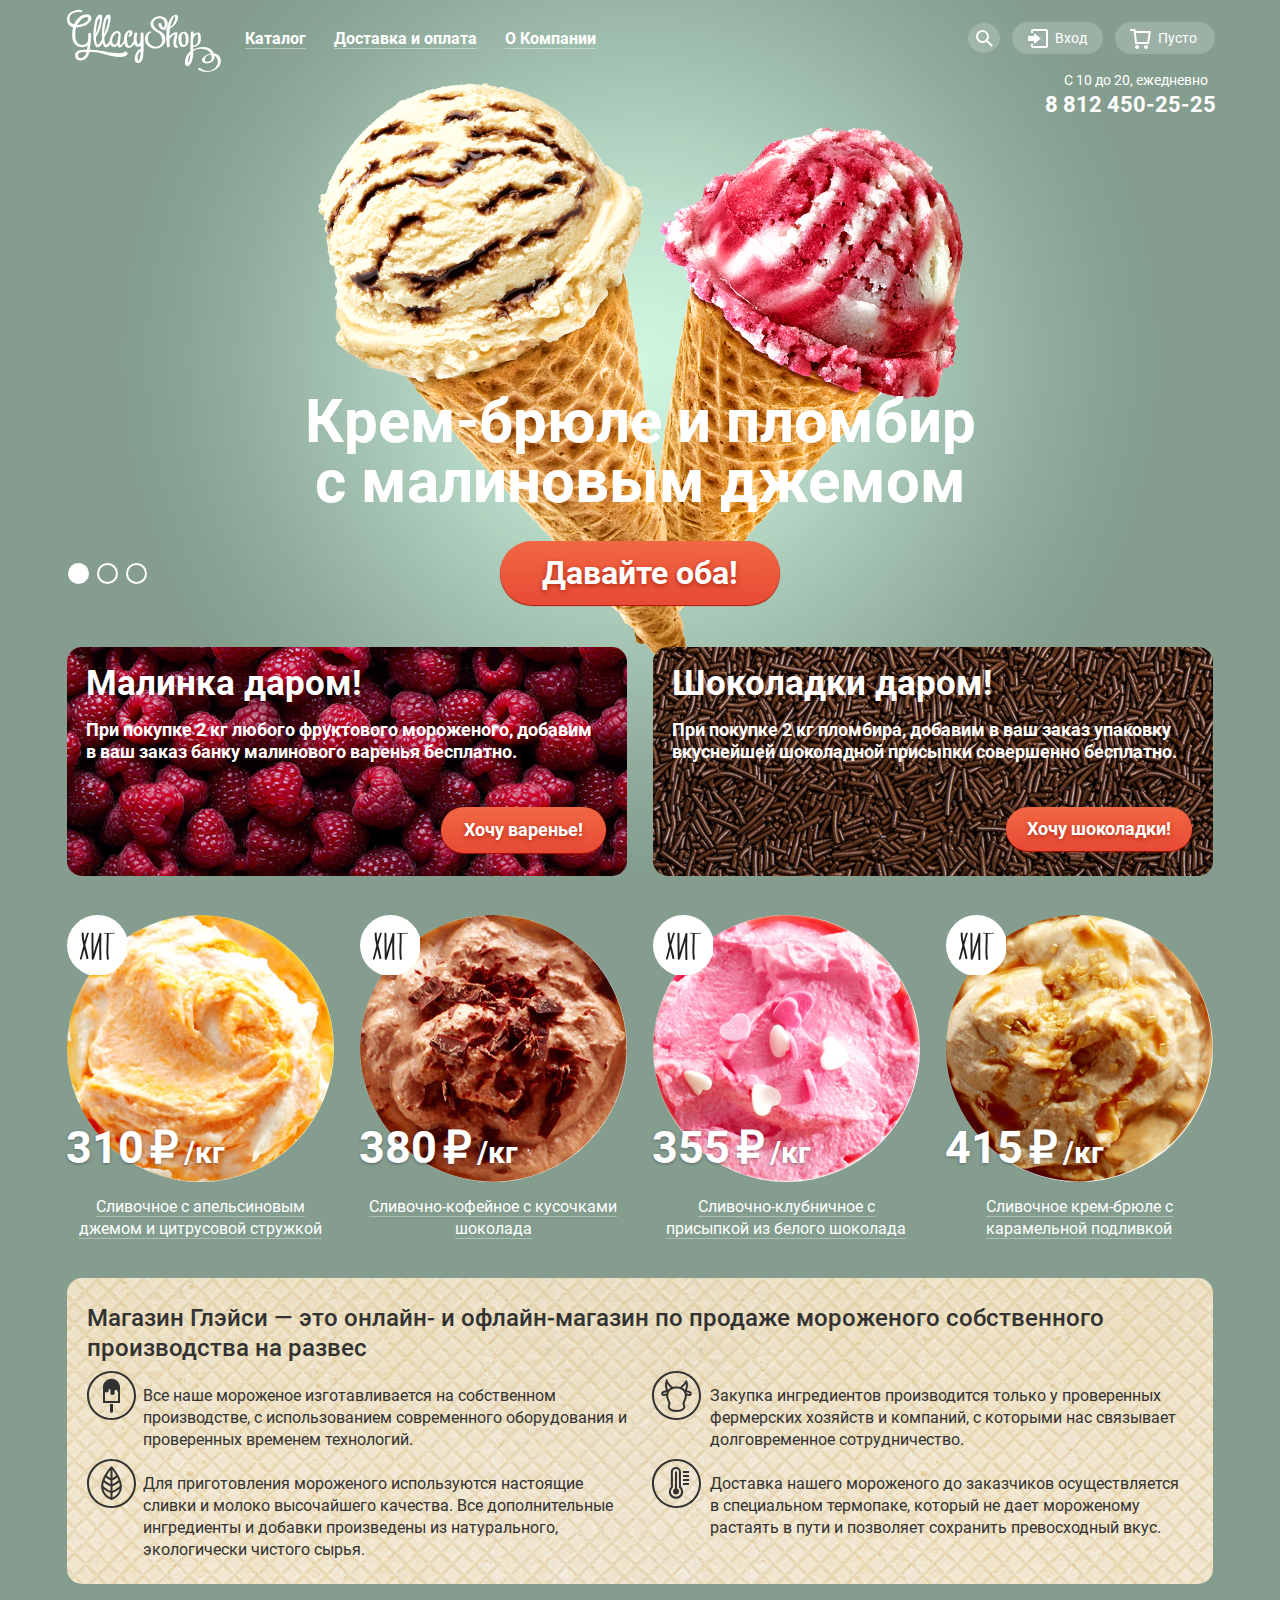
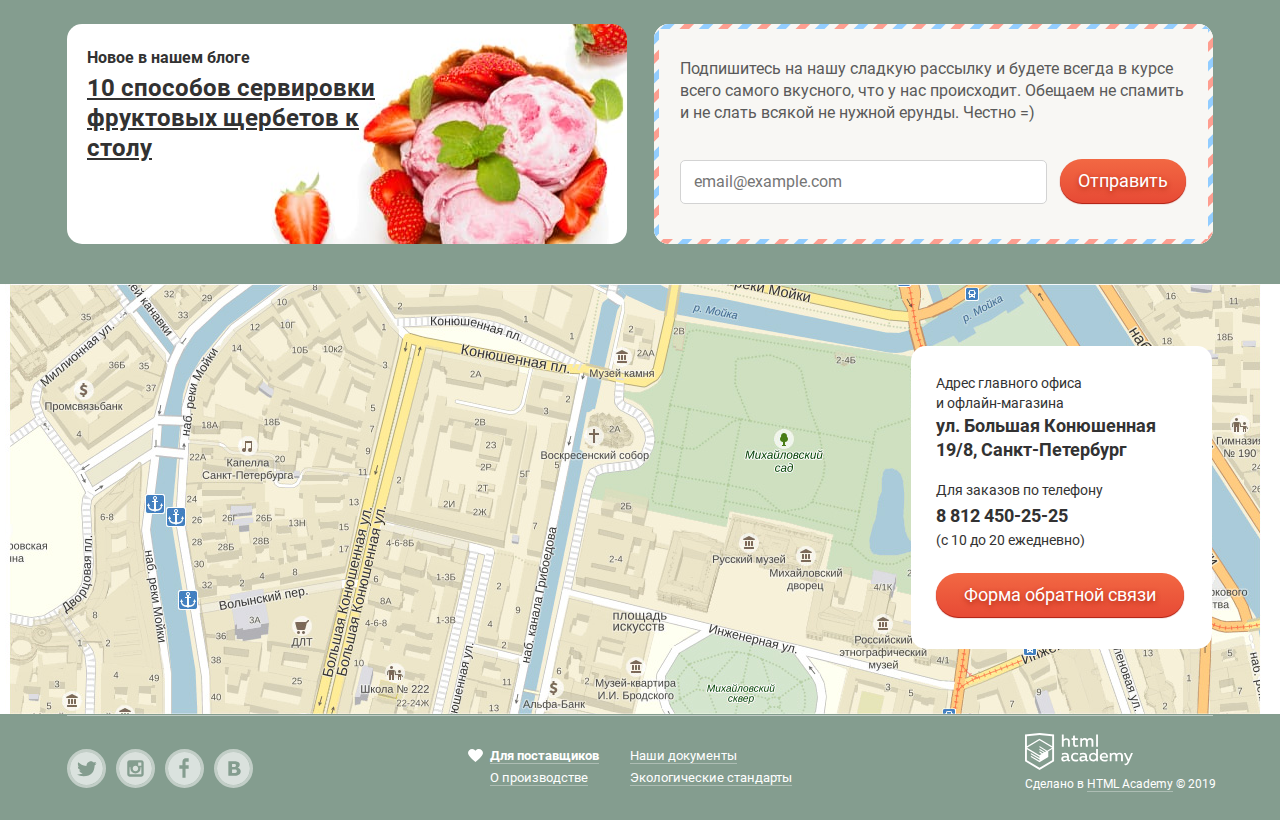
<file: index.html>
<!DOCTYPE html>
<html lang="ru">
  <head>
    <meta charset="utf-8">
    <title>HTML Academy: Глейси</title>
    <link rel="stylesheet" href="css/normalize.css">
    <link rel="stylesheet" href="css/style.min.css">
  </head>
  <body>

    <input class="visually-hidden" type="radio" id="product-1" name="toggle" checked>
    <input class="visually-hidden" type="radio" id="product-2" name="toggle">
    <input class="visually-hidden" type="radio" id="product-3" name="toggle">

    <div class="site-wrapper">

      <header class="main-header">
        <h1 class="visually-hidden">Магазин мороженого Глейси.</h1>
        <nav class="main-navigation">
          <a  class="main-header-logo">
            <img src="img/logo.svg" width="154" height="64" alt="Логотип магазина мороженного Глейси">
          </a>
          <div class="navigation-container">
            <ul class="site-navigation">
              <li class="navigation-item catalog-item"><a href="catalog.html"><span class="navigation-label">Каталог</span></a>
                <ul class="subnavigation">
                  <li class="subnavigation-item"><p>Новинки</p></li>
                  <li class="subnavigation-item"><a href="catalog.html">Сливочное</a></li>
                  <li class="subnavigation-item"><a href="#">Щербеты</a></li>
                  <li class="subnavigation-item"><a href="#">Фруктовый лед</a></li>
                  <li class="subnavigation-item"><a href="#">Мелорин</a></li>
                </ul>
              </li>
              <li class="navigation-item"><a href="#"><span class="navigation-label">Доставка и оплата</span></a></li>
              <li class="navigation-item"><a href="#"><span class="navigation-label">О Компании</span></a></li>
            </ul>
            <ul class="user-navigation">
              <li class="search-panel">
                <a class="search-button" href="#">
                  <span class="visually-hidden">Найти</span>
                  <svg xmlns="http://www.w3.org/2000/svg" xmlns:xlink="http://www.w3.org/1999/xlink" width="17" height="17" aria-label="Кнопка поиска" viewBox="0 0 17 17"><path fill="#FFF" d="M16.958 15.527L11.75 10.32A6.455 6.455 0 0 0 13 6.5 6.5 6.5 0 1 0 6.5 13a6.465 6.465 0 0 0 3.839-1.263l5.205 5.204 1.414-1.414zM6.5 11C4.019 11 2 8.981 2 6.5S4.019 2 6.5 2 11 4.019 11 6.5 8.981 11 6.5 11z"/></svg>
                </a>
                <div class="search-field">
                  <h2 class="visually-hidden">Поиск</h2>
                  <form name="search" method="post" action="https://echo.htmlacademy.ru">
                    <input type="search" name="search-text" placeholder="Что ищем?" aria-label="Поиск по сайту">
                  </form>
                </div>
              </li>
              <li class="login">
                <a class="login-button" href="#">Вход</a>
                <div class="login-form">
                  <h2 class="visually-hidden">Личный кабинет</h2>
                  <form name="login" method="post" action="https://echo.htmlacademy.ru">
                    <p class="login-item">
                      <label for="login-email" class="visually-hidden">Электронная почта</label>
                      <input type="email" name="login-email" id="login-email" placeholder="Электронная почта" required>
                    </p>
                    <p class="login-item">
                      <label for="login-password" class="visually-hidden">Пароль</label>
                      <input type="password" name="login-password" id="login-password" placeholder="Пароль" required>
                    </p>
                    <div class="links-wrapper">
                      <p class="links">
                        <a href="#" class="login-form-forgot">Забыли пароль?</a>
                        <a href="#" class="login-form-sin-up">Новая регистрация</a>
                      </p>
                      <button class="button login" type="submit">Войти</button>
                    </div>
                  </form>
                </div>
              </li>
              <li class="cart empty-cart">
                <a class="cart-button" href="#">Пусто</a>
              </li>
            </ul>
          </div>
        </nav>
      </header>

      <main>
        <div class="container">
          <section class="common-information">
            <h2 class="visually-hidden">Информация для клиентов</h2>
            <div class="user-info no-breadcrumbs">
              <div class="main-contacts"  aria-label="График работы и телефон магазина">
                <p> С 10 до 20, ежедневно </p>
                <p>
                  <a href="tel:+78124502525" aria-label="Телефон магазина"> 8 812 450-25-25</a>
                </p>
              </div>
            </div>
            <h1 class="visually-hidden">Интернет-магазин мороженого "Глейси"</h1>
            <section class="slider">
              <div class="slider-controls" aria-label="Управление слайдами">
                <label for="product-1">Первый</label>
                <label for="product-2">Второй</label>
                <label for="product-3">Третий</label>
              </div>
              <ul class="slider-list" aria-label="Слайды">
                <li class="slider-item slide" id="slide1">
                  <h3 class="slide-title">Крем-брюле и пломбир с малиновым джемом</h3>
                  <a class="button slide-button" href="#">Давайте оба!</a>
                </li>
                <li class="slider-item slide" id="slide2">
                  <h3 class="slide-title">Шоколадный пломбир и лимонный сорбет</h3>
                  <a class="button slide-button" href="#">Давайте оба!</a>
                </li>
                <li class="slider-item slide" id="slide3">
                  <h3 class="slide-title">Пломбир с помадкой и клубничный щербет</h3>
                  <a class="button slide-button" href="#">Давайте оба!</a>
                </li>
              </ul>
            </section>
          </section>
          <section class="special-offer">
            <div class="special-offer-raspberries" aria-label="Первое специальное предложение">
              <p class="offer-lead">Малинка даром!</p>
              <p>При покупке 2 кг любого фруктового мороженого, добавим в ваш заказ банку малинового варенья бесплатно.</p>
              <a href="#" class="button">Хочу варенье!</a>
            </div>
            <div class="special-offer-chocolate">
              <p class="offer-lead">Шоколадки даром!</p>
              <p>При покупке 2 кг пломбира, добавим в ваш заказ упаковку вкуснейшей шоколадной присыпки совершенно бесплатно.</p>
              <a href="#" class="button want-chocolate">Хочу шоколадки!</a>
            </div>
          </section>
          <section class="hits">
            <ul class="catalog">
              <li class="ice-cream-card best-offers">
                <img class="ice-cream-img" src="img/ice-cream_orange.jpg" width="267" height="267" alt="Сливочное с апельсиновым джемом и цитрусовой стружкой мороженое">
                <p class="price">
                  <span class="value">310 &#8381;</span>
                  <span class="weight">/кг</span>
                </p>
                <p class="description"><a href="#">Сливочное с апельсиновым джемом и цитрусовой стружкой</a></p>
                <a class="button fast-view" href="#">Быстрый просмотр</a>
              </li>
              <li class="ice-cream-card best-offers">
                <img class="ice-cream-img" src="img/ice-cream_coffee.jpg" width="267" height="267" alt="Сливочно-кофейное с кусочками шоколада мороженое">
                <p class="price">
                  <span class="value">380 &#8381;</span>
                  <span class="weight">/кг</span>
                </p>
                <p class="description"><a href="#">Сливочно-кофейное с кусочками шоколада</a></p>
                <a class="button fast-view" href="#">Быстрый просмотр</a>
              </li>
              <li class="ice-cream-card best-offers">
                <img class="ice-cream-img" src="img/ice-cream_strawberry.jpg" width="267" height="267" alt="Сливочно-клубничное с присыпкой из белого шоколада мороженое">
                <p class="price">
                  <span class="value">355 &#8381;</span>
                  <span class="weight">/кг</span>
                </p>
                <p class="description"><a href="#">Сливочно-клубничное с присыпкой из белого шоколада</a></p>
                <a class="button fast-view" href="#">Быстрый просмотр</a>
              </li>
              <li class="ice-cream-card best-offers">
                <img class="ice-cream-img" src="img/ice-cream_cream.jpg" width="267" height="267" alt="Сливочное крем-брюле с карамельной подливкой мороженое">
                <p class="price">
                  <span class="value">415 &#8381;</span>
                  <span class="weight">/кг</span>
                </p>
                <p class="description"><a href="#">Сливочное крем-брюле с карамельной подливкой</a></p>
                <a class="button fast-view" href="#">Быстрый просмотр</a>
              </li>
            </ul>
          </section>
          <section class="advantages">
            <h2 class="visually-hidden">Наши преимущества</h2>
            <p class="advantages-lead">Магазин Глэйси — это онлайн- и офлайн-магазин по продаже мороженого собственного производства на развес</p>
            <ul class="advantages-list">
              <li class="first">
                <p>Все наше мороженое изготавливается на собственном производстве, с использованием современного оборудования и проверенных временем технологий.</p>
              </li>
              <li class="second">
                <p>Закупка ингредиентов  производится только у проверенных фермерских хозяйств и компаний, с которыми нас связывает долговременное сотрудничество.</p>
              </li>
              <li class="third">
                <p>Для приготовления мороженого используются настоящие сливки и молоко высочайшего качества. Все дополнительные ингредиенты и добавки произведены из натурального, экологически чистого сырья.</p>
              </li>
              <li class="fourth">
                <p>Доставка нашего мороженого до заказчиков осуществляется в специальном термопаке, который не дает мороженому растаять в пути и позволяет сохранить превосходный вкус.</p>
              </li>
            </ul>
          </section>
          <section class="useful-information">
            <h2 class="visually-hidden">Полезная информация</h2>
            <article class="news">
              <h3>Новое в нашем блоге</h3>
              <a class="more-information" href="#">10  способов сервировки фруктовых щербетов к столу</a>
            </article>
            <div class="subscribe-form">
              <p>Подпишитесь на нашу сладкую рассылку и будете всегда в курсе всего самого вкусного, что у нас происходит. Обещаем не спамить и не слать всякой не нужной ерунды. Честно =)</p>
              <form action="https://echo.htmlacademy.ru" name="subscribe" method="post">
                <label class="visually-hidden" for="subscribe-email">Электронная почта</label>
                <input type="email" name="subscribe-email" id="subscribe-email" placeholder="email@example.com" required>
                <button class="button subscribe-button" type="submit" name="subscribe-submit">Отправить</button>
              </form>
            </div>
          </section>
        </div>
        <section class="map">
          <h2 class="visually-hidden">Как нас найти</h2>
          <div class="map-inner">
            <iframe src="https://www.google.com/maps/embed?pb=!1m18!1m12!1m3!1d1998.598942412403!2d30.320894616187918!3d59.938796869047835!2m3!1f0!2f0!3f0!3m2!1i1024!2i768!4f13.1!3m3!1m2!1s0x4696310fca5ba729%3A0xea9c53d4493c879f!2z0JHQvtC70YzRiNCw0Y8g0JrQvtC90Y7RiNC10L3QvdCw0Y8g0YPQuy4sIDE5LCDQodCw0L3QutGCLdCf0LXRgtC10YDQsdGD0YDQsywgMTkxMTg2!5e0!3m2!1sru!2sru!4v1511716025084"  height="430" style="border:0; width:100%;" allowfullscreen></iframe>
          </div>
          <div class="map-wrapper">
            <div class="map-legend">
              <p class="map-legend-address">
                Адрес главного офиса <br> и офлайн-магазина
                <strong>ул. Большая Конюшенная 19/8, Санкт-Петербург</strong>
              </p>
              <p class="map-legend-contacts">
                Для заказов по телефону
                <a href="tel:+78124502525"> 8 812 450-25-25</a>
                (с 10 до 20 ежедневно)
              </p>
              <a class="button callback-form-button" href="feedback.html">Форма обратной связи</a>
            </div>
          </div>
        </section>
      </main>

      <footer class="main-footer">
        <div class="social-wrapper">
          <ul class="footer-social">
            <li class="twitter">
              <a class="social-button" href="#" aria-label="Twitter">
                <span class="social twitter visually-hidden">Twitter</span>
                <svg xmlns="http://www.w3.org/2000/svg" width="34" height="34" viewBox="0 0 33 33"><path class="icon-path" d="M16 0C7.164 0 0 7.164 0 16c0 8.837 7.164 16 16 16 8.837 0 16-7.163 16-16 0-8.836-7.163-16-16-16zm7.944 12.809c-.251 6.516-3.463 10.832-10.992 10.702h-.486c-.447 0-4.543-.443-5.344-1.823 2.479.19 4.247-.406 5.12-1.136-1.048-.289-2.923-.461-3.251-2.848.384.104.618.221 1.299.113-1.307-.824-2.758-1.519-2.679-3.643.311.317 1.164.518 1.46.457-.768-.233-2.149-3.244-.974-4.781 1.984 1.79 4.075 3.482 7.804 3.643.227-2.214 1.24-3.699 3.168-4.325 1.84-.479 3.255.26 3.901 1.138.737-.224 1.453-.466 2.193-.685-.004.833-.569 1.463-.935 1.709.747.165 1.423-.475 1.423-.475-.184.963-1.094 1.725-1.707 1.954z"/></svg>
              </a>
            </li>
            <li class="insta">
              <a class="social-button" href="#" aria-label="Instagram">
                <span class="social insta visually-hidden">Instagramm</span>
                <svg xmlns="http://www.w3.org/2000/svg" width="34" height="34" viewBox="0 0 33 33"><g class="icon-path"><path d="M20.916 16a4.938 4.938 0 1 1-9.877 0c0-.394.051-.773.138-1.14h-.897v6.838h11.396V14.86h-.897c.086.367.137.746.137 1.14z"/><path d="M15.978 18.659c1.466 0 2.659-1.193 2.659-2.659s-1.193-2.659-2.659-2.659c-1.466 0-2.659 1.193-2.659 2.659s1.192 2.659 2.659 2.659zM18.637 10.302h3.039v3.039h-3.039z"/><path d="M16 0C7.164 0 0 7.164 0 16c0 8.837 7.164 16 16 16 8.837 0 16-7.163 16-16 0-8.836-7.163-16-16-16zm7.955 21.698a2.285 2.285 0 0 1-2.279 2.279H10.279A2.285 2.285 0 0 1 8 21.698V10.302a2.286 2.286 0 0 1 2.279-2.279h11.396a2.286 2.286 0 0 1 2.279 2.279v11.396z"/></g></svg>
              </a>
            </li>
            <li class="fb">
              <a class="social-button" href="#" aria-label="Facebook">
                <span class="social facebook visually-hidden">Facebook</span>
                <svg xmlns="http://www.w3.org/2000/svg" width="34" height="34" viewBox="0 0 33 33"><path class="icon-path" d="M16 0C7.164 0 0 7.163 0 16s7.164 16 16 16c8.837 0 16-7.164 16-16S24.837 0 16 0zm4.062 9.455h-3.021v3.444h3.021v3.445h-3.021v8.61H14.02v-8.61H11v-3.445h3.021V9.455c0-1.902 1.353-3.445 3.021-3.445h3.021v3.445z"/></svg>
              </a>
            </li>
            <li class="vk">
              <a class="social-button" href="#" aria-label="Vkontakte">
                <span class="social vk visually-hidden">Вконтакте</span>
                <svg xmlns="http://www.w3.org/2000/svg" width="34" height="34" viewBox="0 0 33 33"><g class="icon-path"><path d="M16.637 14.495c.402-.019.719-.082.951-.188.326-.145.54-.33.641-.559.101-.229.15-.496.15-.797 0-.232-.058-.465-.174-.697-.116-.232-.322-.405-.617-.517-.264-.1-.592-.155-.984-.165a76.242 76.242 0 0 0-1.652-.014h-.339v2.965h.565c.571 0 1.057-.009 1.459-.028zM18.118 17.084c-.282-.081-.672-.125-1.166-.132a127.97 127.97 0 0 0-1.55-.009h-.79v3.493h.264c1.014 0 1.74-.003 2.18-.009a3.2 3.2 0 0 0 1.212-.245c.377-.157.633-.364.774-.625s.214-.562.214-.9c0-.446-.088-.788-.261-1.03-.17-.241-.464-.423-.877-.543z"/><path d="M16 0C7.164 0 0 7.164 0 16c0 8.837 7.164 16 16 16 8.837 0 16-7.163 16-16 0-8.836-7.163-16-16-16zm6.602 20.531a3.73 3.73 0 0 1-1.124 1.327c-.552.415-1.161.71-1.823.886s-1.501.264-2.519.264h-6.121V8.987h5.443c1.13 0 1.957.038 2.48.113a5.126 5.126 0 0 1 1.561.5c.533.27.929.632 1.189 1.087.26.455.392.975.392 1.558 0 .678-.179 1.278-.536 1.795-.358.518-.863.92-1.517 1.208v.075c.917.182 1.642.559 2.179 1.13.537.571.807 1.325.807 2.261 0 .678-.138 1.283-.411 1.817z"/></g></svg>
              </a>
            </li>
          </ul>
        </div>
        <div class="documents-wrapper">
          <ul class="footer-documents left">
            <li><a class="bold-href" href="#">Для поставщиков</a></li>
            <li><a href="#">О производстве</a></li>
          </ul>
          <ul class="footer-documents right">
            <li><a href="#">Наши документы</a></li>
            <li><a href="#">Экологические стандарты</a></li>
          </ul>
        </div>
        <div class="footer-copyright">
          <a class="logo-href" href="https://htmlacademy.ru/intensive/htmlcss" target="_blank"><img src="img/logo-htmlacademy.svg" width="108" height="39" alt="Логотип HTML academy"></a>
          <p>Сделано в <a class="copyright" href="https://htmlacademy.ru/intensive/htmlcss">HTML Academy</a> &copy; 2019</p>
        </div>
      </footer>

    </div>

    <div class="modal-mask">
      <section class="modal modal-callback">
        <h2>Мы обязательно вам ответим!</h2>
        <form class="callback" name="callback" method="post" action="https://echo.htmlacademy.ru">
          <p class="callback-item">
            <label for="callback-name" class="visually-hidden">Как вас зовут?</label>
            <input type="text" name="callback-name" id="callback-name" placeholder="Имя Фамилия">
          </p>
          <p class="callback-item">
            <label for="callback-email" class="visually-hidden">Ваша почта для ответа?</label>
            <input type="email" name="callback-email" id="callback-email" placeholder="email@example.com" aria-label="Ваш e-mail">
          </p>
          <textarea name="callback-message" rows="8" cols="80" placeholder="В свободной форме"></textarea>
          <button class="button callback-submit" type="submit">Отправить</button>
        </form>
        <button class="modal-close" type="button">Закрыть</button>
      </section>
    </div>

   <script src="js/script.min.js"></script>
  </body>
</html>
</file>
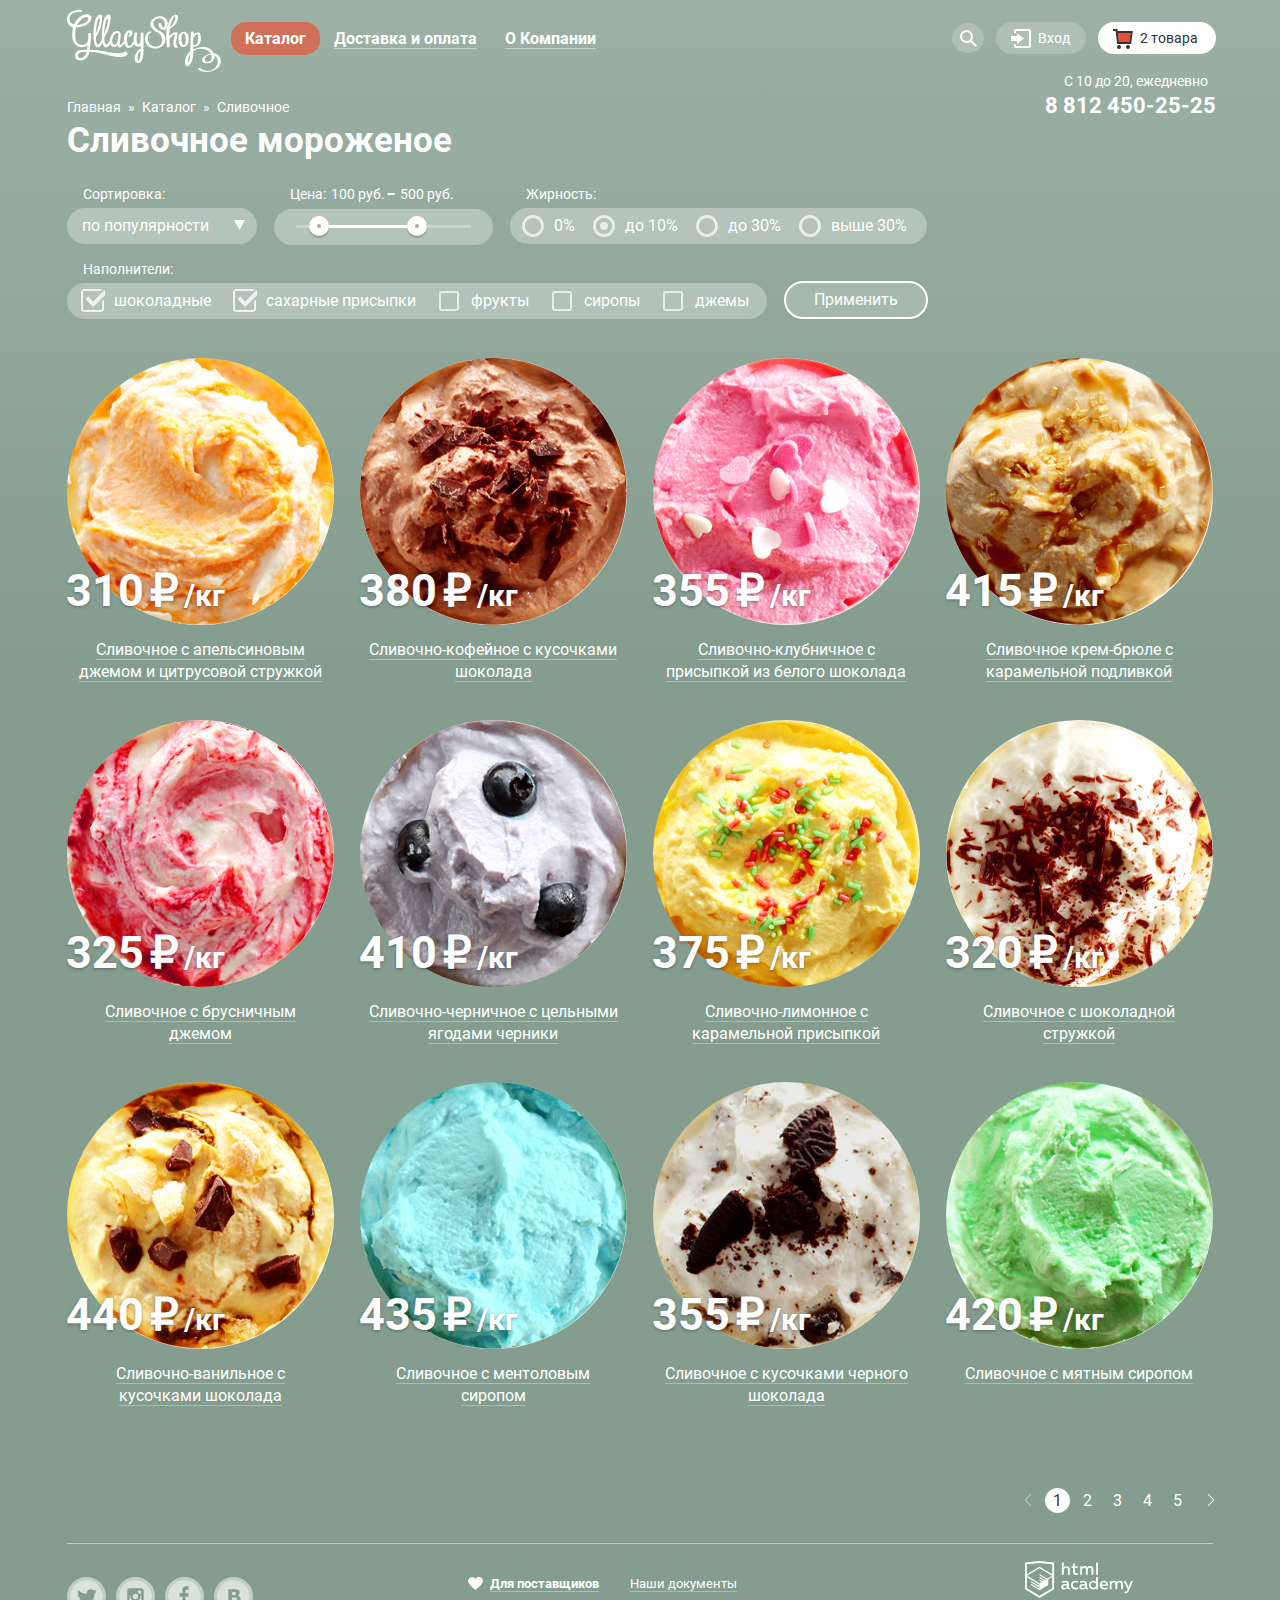
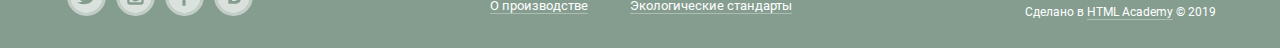
<file: catalog.html>
<!DOCTYPE html>
<html lang="ru">
  <head>
    <meta charset="utf-8">
    <title>HTML Academy: Глейси</title>
    <link rel="stylesheet" href="css/normalize.css">
    <link rel="stylesheet" href="css/style.min.css">
  </head>
    <body>

      <div class="site-wrapper catalog-page">

        <header class="main-header">
          <h1 class="visually-hidden">Магазин мороженого Глейси.</h1>
          <nav class="main-navigation">
            <a class="main-header-logo catalog-logo" href="index.html">
              <img src="img/logo.svg" width="154" height="64" alt="Логотип магазина мороженного Глейси">
            </a>
            <div class="navigation-container catalog-navigation">
              <ul class="site-navigation">
                <li class="navigation-item catalog-item"><a class="active" href="catalog.html"><span class="navigation-label">Каталог</span></a>
                  <ul class="subnavigation">
                    <li class="subnavigation-item"><p>Новинки</p></li>
                    <li class="subnavigation-item"><a class="active" href="catalog.html">Сливочное</a></li>
                    <li class="subnavigation-item"><a href="#">Щербеты</a></li>
                    <li class="subnavigation-item"><a href="#">Фруктовый лед</a></li>
                    <li class="subnavigation-item"><a href="#">Мелорин</a></li>
                  </ul>
                </li>
                <li class="navigation-item"><a href="#"><span class="navigation-label">Доставка и оплата</span></a></li>
                <li class="navigation-item"><a href="#"><span class="navigation-label">О Компании</span></a></li>
              </ul>
              <ul class="user-navigation">
                <li class="search-panel">
                  <a class="search-button" href="#">
                    <span class="visually-hidden">Найти</span>
                    <svg xmlns="http://www.w3.org/2000/svg" xmlns:xlink="http://www.w3.org/1999/xlink" width="17" height="17" aria-label="Кнопка поиска" viewBox="0 0 17 17"><path fill="#FFF" d="M16.958 15.527L11.75 10.32A6.455 6.455 0 0 0 13 6.5 6.5 6.5 0 1 0 6.5 13a6.465 6.465 0 0 0 3.839-1.263l5.205 5.204 1.414-1.414zM6.5 11C4.019 11 2 8.981 2 6.5S4.019 2 6.5 2 11 4.019 11 6.5 8.981 11 6.5 11z"/></svg>
                  </a>
                  <div class="search-field">
                    <h2 class="visually-hidden">Поиск</h2>
                    <form name="search" method="post" action="https://echo.htmlacademy.ru">
                      <input type="search" name="search-text" placeholder="Что ищем?" aria-label="Поиск по сайту">
                    </form>
                  </div>
                </li>
                <li class="login">
                  <a class="login-button" href="#">Вход</a>
                  <div class="login-form">
                    <h2 class="visually-hidden">Личный кабинет</h2>
                    <form name="login" method="post" action="https://echo.htmlacademy.ru">
                      <p class="login-item">
                        <label for="login-email" class="visually-hidden">Электронная почта</label>
                        <input type="email" name="login-email" id="login-email" placeholder="Электронная почта" required>
                      </p>
                      <p class="login-item">
                        <label for="login-password" class="visually-hidden">Пароль</label>
                        <input type="password" name="login-password" id="login-password" placeholder="Пароль" required>
                      </p>
                      <div class="links-wrapper">
                        <p class="links">
                          <a href="#" class="login-form-forgot">Забыли пароль?</a>
                          <a href="#" class="login-form-sin-up">Новая регистрация</a>
                        </p>
                        <button class="button login" type="submit">Войти</button>
                      </div>
                    </form>
                  </div>
                </li>
                <li class="cart fill-cart">
                  <a class="cart-button" href="#">2 товара</a>
                  <ul class="cart-content">
                    <li>
                      <h2 class="visually-hidden">Корзина</h2>
                        <ul class="сart-table">
                          <li class="cart-item">
                            <button class="delete-cart-item" type="button">Удалить</button>
                            <a href="#">
                              <img class="cart-item-img" src="img/ice-cream_orange_small.jpg" width="32" height="32" alt="Сливочное с апельсиновым джемом и цитрусовой стружкой мороженое">
                              <span class="cart-item-title">Пломбир с апельсиновым джемом</span>
                            </a>
                              <span class="cart-item-cost">1,5 кг х <b>200 руб</b></span>
                              <span class="cart-item-price">300 руб.</span>
                          </li>
                          <li class="cart-item last-cart-item">
                            <button class="delete-cart-item" type="button">Удалить</button>
                            <a href="#">
                              <img class="cart-item-img" src="img/ice-cream_strawberry_small.jpg" width="32" height="32" alt="Сливочно-клубничное с присыпкой из белого шоколада мороженое">
                              <span class="cart-item-title">Клубничный пломбир с присыпкой из белого шоколада</span>
                            </a>
                            <span class="cart-item-cost">1,5 кг х <b>300 руб.</b></span>
                            <span class="cart-item-price">450 руб.</span>
                          </li>
                          <li class="cart-item cart-cost">
                            <span>Итого: 750 руб</span>
                          </li>
                        </ul>
                      <a class="button cart-order-button" href="#">Оформить заказ</a>
                    </li>
                  </ul>
                </li>
              </ul>
            </div>
          </nav>
        </header>

        <main class="container">
          <div class="user-info has-breadcrumbs" aria-label="Навигационная цепочка">
            <ul class="breadcrumbs">
              <li class="crumb">
                <a href="index.html">Главная </a>
              </li>
              <li class="crumb">
                &#187;
              </li>
              <li class="crumb">
                <a href="catalog.html">Каталог </a>
              </li>
              <li class="crumb">
                &#187;
              </li>
              <li class="crumb crumb-active">
                Сливочное
              </li>
            </ul>
            <div class="main-contacts" aria-label="График работы и телефон магазина">
              <p>С 10 до 20, ежедневно</p>
              <p><a href="tel:+78124502525">8 812 450-25-25</a></p>
            </div>
          </div>
          <h1>Сливочное мороженое</h1>
          <section class="filters">
            <h2 class="visually-hidden">Фильтры поиска</h2>
            <form name="filters" method="post" action="https://echo.htmlacademy.ru" aria-label="Форма с фильтрами">
              <div class="filters-first-row">
                <fieldset class="sotring">
                  <legend>Сортировка:</legend>
                  <div class="filters-background select">
                    <select class="filters-sorting" id="filters-sorting" name="filters-sorting">
                      <option value="popularity">по популярности</option>
                      <option value="cheaper-first">сначала недорогие</option>
                      <option value="expensive-first">сначала дорогие</option>
                      <option value="fat">по жирности</option>
                    </select>
                    <svg class="icon-down" xmlns="http://www.w3.org/2000/svg" width="11" height="10" viewBox="0 0 11 10"><path fill="#ffffff" d="M5.5 10L0 0h11"/></svg>
                  </div>
                </fieldset>
                <fieldset class="ranges">
                  <legend class="price-controls">
                    <span class="range-label">Цена:</span>
                    <label class="min-price"><input type="text" name="min-price" value="100 руб."></label>
                    <label class="max-price"><input type="text" name="max-price" value="500 руб."></label>
                  </legend>
                  <div class="filters-background">
                    <div class="range-controls" aria-label="Ползунок">
                      <div class="scale">
                        <div class="bar"></div>
                      </div>
                      <button class="range-toggle range-toggle-min" type="button"></button>
                      <button class="range-toggle range-toggle-max" type="button"></button>
                    </div>
                  </div>
                </fieldset>
                <fieldset class="fat-level">
                  <legend>Жирность:</legend>
                  <div class="filters-background">
                    <ul>
                      <li class="filter-option">
                        <input class="radio-filter visually-hidden" type="radio" id="fat-0" name="filters-fat" value="0">
                        <label for="fat-0" tabindex="0">0%</label>
                      </li>
                      <li class="filter-option">
                        <input class="radio-filter visually-hidden" type="radio" id="fat-10" name="filters-fat" value="10" checked>
                        <label for="fat-10" tabindex="0">до 10%</label>
                      </li>
                      <li class="filter-option">
                        <input class="radio-filter visually-hidden" type="radio" id="fat-30" name="filters-fat" value="30">
                        <label for="fat-30" tabindex="0">до 30%</label>
                      </li>
                      <li class="filter-option">
                        <input class="radio-filter visually-hidden" type="radio" id="fat-30-more" name="filters-fat" value="30-more">
                        <label for="fat-30-more" tabindex="0">выше 30%</label>
                      </li>
                    </ul>
                  </div>
                </fieldset>
              </div>
              <div class="filters-second-row">
                <fieldset class="fillers">
                  <legend>Наполнители:</legend>
                  <div class="filters-background">
                    <ul>
                      <li class="filter-option checklist">
                        <input class="checkbox-filter visually-hidden" type="checkbox" id="fillers-chocolate" name="filters-fillers" value="chocolate" checked>
                        <label for="fillers-chocolate" tabindex="0">шоколадные</label>
                      </li>
                      <li class="filter-option checklist">
                        <input class="checkbox-filter visually-hidden" type="checkbox" id="fillers-shugar" name="filters-fillers" value="shugar" checked>
                        <label for="fillers-shugar" tabindex="0">сахарные присыпки</label>
                      </li>
                      <li class="filter-option checklist">
                        <input class="checkbox-filter visually-hidden" type="checkbox" id="fillers-fruit" name="filters-fillers" value="fruit">
                        <label for="fillers-fruit" tabindex="0">фрукты</label>
                      </li>
                      <li class="filter-option checklist">
                        <input class="checkbox-filter visually-hidden" type="checkbox" id="fillers-syrup" name="filters-fillers" value="syrup">
                        <label for="fillers-syrup" tabindex="0">сиропы</label>
                      </li>
                      <li class="filter-option checklist">
                        <input class="checkbox-filter visually-hidden" type="checkbox" id="fillers-jam" name="filters-fillers" value="jam">
                        <label for="fillers-jam" tabindex="0">джемы</label>
                      </li>
                    </ul>
                  </div>
                </fieldset>
                <button class="filters-submit" type="submit"> Применить</button>
              </div>
            </form>
          </section>
          <section class="results">
            <h2 class="visually-hidden">Список мороженого</h2>
            <ul class="catalog ice-cream-list">
              <li class="ice-cream-card">
                <img class="ice-cream-img" src="img/ice-cream_orange.jpg" width="267" height="267" alt="Сливочное с апельсиновым джемом и цитрусовой стружкой мороженое">
                <p class="price">
                  <span class="value">310 &#8381;</span>
                  <span class="weight">/кг</span>
                </p>
                <p class="description"><a href="#">Сливочное с апельсиновым джемом и цитрусовой стружкой</a></p>
                <a class="button fast-view" href="#">Быстрый просмотр</a>
              </li>
              <li class="ice-cream-card">
                <img class="ice-cream-img" src="img/ice-cream_coffee.jpg" width="267" height="267" alt="Сливочно-кофейное с кусочками шоколада мороженое">
                <p class="price">
                  <span class="value">380 &#8381;</span>
                  <span class="weight">/кг</span>
                </p>
                <p class="description"><a href="#">Сливочно-кофейное с кусочками шоколада</a></p>
                <a class="button fast-view" href="#">Быстрый просмотр</a>
              </li>
              <li class="ice-cream-card">
                <img class="ice-cream-img" src="img/ice-cream_strawberry.jpg" width="267" height="267" alt="Сливочно-клубничное с присыпкой из белого шоколада мороженое">
                <p class="price">
                  <span class="value">355 &#8381;</span>
                  <span class="weight">/кг</span>
                </p>
                <p class="description"><a href="#">Сливочно-клубничное с присыпкой из белого шоколада</a></p>
                <a class="button fast-view" href="#">Быстрый просмотр</a>
              </li>
              <li class="ice-cream-card">
                <img class="ice-cream-img" src="img/ice-cream_cream.jpg" width="267" height="267" alt="Сливочное крем-брюле с карамельной подливкой мороженое">
                <p class="price">
                  <span class="value">415 &#8381;</span>
                  <span class="weight">/кг</span>
                </p>
                <p class="description"><a href="#">Сливочное крем-брюле с карамельной подливкой</a></p>
                <a class="button fast-view" href="#">Быстрый просмотр</a>
              </li>
              <li class="ice-cream-card">
                <img class="ice-cream-img" src="img/ice-cream_cranberry.jpg" width="267" height="267" alt="Сливочное с брусничным джемом мороженое">
                <p class="price">
                  <span class="value">325 &#8381;</span>
                  <span class="weight">/кг</span>
                </p>
                <p class="description"><a href="#">Сливочное с брусничным джемом</a></p>
                <a class="button fast-view" href="#">Быстрый просмотр</a>
              </li>
              <li class="ice-cream-card">
                <img class="ice-cream-img" src="img/ice-cream_blueberries.jpg" width="267" height="267" alt="Сливочно-черничное с цельными ягодами черники мороженое">
                <p class="price">
                  <span class="value">410 &#8381;</span>
                  <span class="weight">/кг</span>
                </p>
                <p class="description"><a href="#">Сливочно-черничное с цельными ягодами черники</a></p>
                <a class="button fast-view" href="#">Быстрый просмотр</a>
              </li>
              <li class="ice-cream-card">
                <img class="ice-cream-img" src="img/ice-cream_lemon.jpg" width="267" height="267" alt="Сливочно-лимонное с карамельной присыпкой мороженое">
                <p class="price">
                  <span class="value">375 &#8381;</span>
                  <span class="weight">/кг</span>
                </p>
                <p class="description"><a href="#">Сливочно-лимонное с карамельной присыпкой</a></p>
                <a class="button fast-view" href="#">Быстрый просмотр</a>
              </li>
              <li class="ice-cream-card">
                <img class="ice-cream-img" src="img/ice-cream_cream-chocolate.jpg" width="267" height="267" alt="Сливочное с шоколадной стружкой мороженое">
                <p class="price">
                  <span class="value">320 &#8381;</span>
                  <span class="weight">/кг</span>
                </p>
                <p class="description"><a href="#">Сливочное с шоколадной стружкой</a></p>
                <a class="button fast-view" href="#">Быстрый просмотр</a>
              </li>
              <li class="ice-cream-card">
                <img class="ice-cream-img" src="img/ice-cream_vanilla.jpg" width="267" height="267" alt="Сливочно-ванильное с кусочками шоколада мороженое">
                <p class="price">
                  <span class="value">440 &#8381;</span>
                  <span class="weight">/кг</span>
                </p>
                <p class="description"><a href="#">Сливочно-ванильное с кусочками шоколада</a></p>
                <a class="button fast-view" href="#">Быстрый просмотр</a>
              </li>
              <li class="ice-cream-card">
                <img class="ice-cream-img" src="img/ice-cream_menthol.jpg" width="267" height="267" alt="Сливочноe с ментоловым сиропом мороженое">
                <p class="price">
                  <span class="value">435 &#8381;</span>
                  <span class="weight">/кг</span>
                </p>
                <p class="description"><a href="#">Сливочноe с ментоловым сиропом</a></p>
                <a class="button fast-view" href="#">Быстрый просмотр</a>
              </li>
              <li class="ice-cream-card">
                <img class="ice-cream-img" src="img/ice-cream_cream-dark-chocolate.jpg" width="267" height="267" alt="Сливочное с кусочками черного шоколада мороженое">
                <p class="price">
                  <span class="value">355 &#8381;</span>
                  <span class="weight">/кг</span>
                </p>
                <p class="description"><a href="#">Сливочное с кусочками черного шоколада</a></p>
                <a class="button fast-view" href="#">Быстрый просмотр</a>
              </li>
              <li class="ice-cream-card">
                <img class="ice-cream-img" src="img/ice-cream_minty.jpg" width="267" height="267" alt="Сливочное с мятным сиропом мороженое">
                <p class="price">
                  <span class="value">420 &#8381;</span>
                  <span class="weight">/кг</span>
                </p>
                <p class="description"><a href="#">Сливочное с мятным сиропом</a></p>
                <a class="button fast-view" href="#">Быстрый просмотр</a>
              </li>
            </ul>
            <ul class="pagination-list">
              <li class="pagination-item">
                <a class="prev_page disabled" href="#" aria-label="Предыдущая страница">
                  <svg xmlns="http://www.w3.org/2000/svg" width="8" height="12" viewBox="0 0 8 12"><path fill="#C1C6CE" d="M7.237 5.642L1.729.133a.506.506 0 1 0-.716.716L6.163 6l-5.151 5.15a.507.507 0 0 0 .716.717l5.509-5.509a.504.504 0 0 0 0-.716z"/></svg>
                </a>
              </li>
              <li class="pagination-item active">
                <a href="#" aria-label="Страница 1">1</a>
              </li>
              <li class="pagination-item">
                <a href="#" aria-label="Страница 2">2</a>
              </li>
              <li class="pagination-item">
                <a href="#" aria-label="Страница 3">3</a>
              </li>
              <li class="pagination-item">
                <a href="#" aria-label="Страница 4">4</a>
              </li>
              <li class="pagination-item">
                <a href="#" aria-label="Страница 5">5</a>
              </li>
              <li class="pagination-item">
                <a class="next_page" href="#" aria-label="Следующая страница">
                  <svg xmlns="http://www.w3.org/2000/svg" width="8" height="12" viewBox="0 0 8 12"><path fill="#fff" d="M7.237 5.642L1.729.133a.506.506 0 1 0-.716.716L6.163 6l-5.151 5.15a.507.507 0 0 0 .716.717l5.509-5.509a.504.504 0 0 0 0-.716z"/></svg>
                </a>
              </li>
            </ul>
          </section>
        </main>

        <footer class="main-footer">
          <div class="social-wrapper">
            <ul class="footer-social">
              <li class="twitter">
                <a class="social-button" href="#" aria-label="Twitter">
                  <span class="social twitter visually-hidden">Twitter</span>
                  <svg xmlns="http://www.w3.org/2000/svg" width="34" height="34" viewBox="0 0 33 33"><path class="icon-path" d="M16 0C7.164 0 0 7.164 0 16c0 8.837 7.164 16 16 16 8.837 0 16-7.163 16-16 0-8.836-7.163-16-16-16zm7.944 12.809c-.251 6.516-3.463 10.832-10.992 10.702h-.486c-.447 0-4.543-.443-5.344-1.823 2.479.19 4.247-.406 5.12-1.136-1.048-.289-2.923-.461-3.251-2.848.384.104.618.221 1.299.113-1.307-.824-2.758-1.519-2.679-3.643.311.317 1.164.518 1.46.457-.768-.233-2.149-3.244-.974-4.781 1.984 1.79 4.075 3.482 7.804 3.643.227-2.214 1.24-3.699 3.168-4.325 1.84-.479 3.255.26 3.901 1.138.737-.224 1.453-.466 2.193-.685-.004.833-.569 1.463-.935 1.709.747.165 1.423-.475 1.423-.475-.184.963-1.094 1.725-1.707 1.954z"/></svg>
                </a>
              </li>
              <li class="insta">
                <a class="social-button" href="#" aria-label="Instagram">
                  <span class="social insta visually-hidden">Instagramm</span>
                  <svg xmlns="http://www.w3.org/2000/svg" width="34" height="34" viewBox="0 0 33 33"><g class="icon-path"><path d="M20.916 16a4.938 4.938 0 1 1-9.877 0c0-.394.051-.773.138-1.14h-.897v6.838h11.396V14.86h-.897c.086.367.137.746.137 1.14z"/><path d="M15.978 18.659c1.466 0 2.659-1.193 2.659-2.659s-1.193-2.659-2.659-2.659c-1.466 0-2.659 1.193-2.659 2.659s1.192 2.659 2.659 2.659zM18.637 10.302h3.039v3.039h-3.039z"/><path d="M16 0C7.164 0 0 7.164 0 16c0 8.837 7.164 16 16 16 8.837 0 16-7.163 16-16 0-8.836-7.163-16-16-16zm7.955 21.698a2.285 2.285 0 0 1-2.279 2.279H10.279A2.285 2.285 0 0 1 8 21.698V10.302a2.286 2.286 0 0 1 2.279-2.279h11.396a2.286 2.286 0 0 1 2.279 2.279v11.396z"/></g></svg>
                </a>
              </li>
              <li class="fb">
                <a class="social-button" href="#" aria-label="Facebook">
                  <span class="social facebook visually-hidden">Facebook</span>
                  <svg xmlns="http://www.w3.org/2000/svg" width="34" height="34" viewBox="0 0 33 33"><path class="icon-path" d="M16 0C7.164 0 0 7.163 0 16s7.164 16 16 16c8.837 0 16-7.164 16-16S24.837 0 16 0zm4.062 9.455h-3.021v3.444h3.021v3.445h-3.021v8.61H14.02v-8.61H11v-3.445h3.021V9.455c0-1.902 1.353-3.445 3.021-3.445h3.021v3.445z"/></svg>
                </a>
              </li>
              <li class="vk">
                <a class="social-button" href="#" aria-label="Vkontakte">
                  <span class="social vk visually-hidden">Вконтакте</span>
                  <svg xmlns="http://www.w3.org/2000/svg" width="34" height="34" viewBox="0 0 33 33"><g class="icon-path"><path d="M16.637 14.495c.402-.019.719-.082.951-.188.326-.145.54-.33.641-.559.101-.229.15-.496.15-.797 0-.232-.058-.465-.174-.697-.116-.232-.322-.405-.617-.517-.264-.1-.592-.155-.984-.165a76.242 76.242 0 0 0-1.652-.014h-.339v2.965h.565c.571 0 1.057-.009 1.459-.028zM18.118 17.084c-.282-.081-.672-.125-1.166-.132a127.97 127.97 0 0 0-1.55-.009h-.79v3.493h.264c1.014 0 1.74-.003 2.18-.009a3.2 3.2 0 0 0 1.212-.245c.377-.157.633-.364.774-.625s.214-.562.214-.9c0-.446-.088-.788-.261-1.03-.17-.241-.464-.423-.877-.543z"/><path d="M16 0C7.164 0 0 7.164 0 16c0 8.837 7.164 16 16 16 8.837 0 16-7.163 16-16 0-8.836-7.163-16-16-16zm6.602 20.531a3.73 3.73 0 0 1-1.124 1.327c-.552.415-1.161.71-1.823.886s-1.501.264-2.519.264h-6.121V8.987h5.443c1.13 0 1.957.038 2.48.113a5.126 5.126 0 0 1 1.561.5c.533.27.929.632 1.189 1.087.26.455.392.975.392 1.558 0 .678-.179 1.278-.536 1.795-.358.518-.863.92-1.517 1.208v.075c.917.182 1.642.559 2.179 1.13.537.571.807 1.325.807 2.261 0 .678-.138 1.283-.411 1.817z"/></g></svg>
                </a>
              </li>
            </ul>
          </div>
          <div class="documents-wrapper">
            <ul class="footer-documents left">
              <li><a class="bold-href" href="#">Для поставщиков</a></li>
              <li><a href="#">О производстве</a></li>
            </ul>
            <ul class="footer-documents right">
              <li><a href="#">Наши документы</a></li>
              <li><a href="#">Экологические стандарты</a></li>
            </ul>
          </div>
          <div class="footer-copyright">
            <a class="logo-href" href="https://htmlacademy.ru/intensive/htmlcss" target="_blank"><img src="img/logo-htmlacademy.svg" width="108" height="39" alt="Логотип HTML academy"></a>
            <p>Сделано в <a class="copyright" href="https://htmlacademy.ru/intensive/htmlcss">HTML Academy</a> &copy; 2019</p>
          </div>
        </footer>

      </div>

    </body>
  </html>
</file>
<file: css/style.min.css>
@keyframes bounce{0%{-webkit-transform:translateY(-2000px);transform:translateY(-2000px)}70%{-webkit-transform:translateY(30px);transform:translateY(30px)}90%{-webkit-transform:translateY(-10px);transform:translateY(-10px)}to{-webkit-transform:translateY(0);transform:translateY(0)}}@keyframes shake{0%,to{-webkit-transform:translateX(0);transform:translateX(0)}10%,30%,50%,70%,90%{-webkit-transform:translateX(-10px);transform:translateX(-10px)}20%,40%,60%,80%{-webkit-transform:translateX(10px);transform:translateX(10px)}}@-webkit-keyframes bounceOut{0%{-webkit-transform:scale(1);transform:scale(1)}25%{-webkit-transform:scale(.95);transform:scale(.95)}50%{-webkit-transform:scale(1.1);transform:scale(1.1);opacity:1}to{-webkit-transform:scale(.3);transform:scale(.3);opacity:0}}@keyframes bounceOut{0%{-webkit-transform:scale(1);transform:scale(1)}25%{-webkit-transform:scale(.95);transform:scale(.95)}50%{-webkit-transform:scale(1.1);transform:scale(1.1);opacity:1}to{-webkit-transform:scale(.3);transform:scale(.3);opacity:0}}@font-face{font-family:"Roboto";font-style:normal;font-weight:400;src:url(../fonts/roboto-v20-cyrillic_latin-regular.woff2) format("woff2"),url(../fonts/roboto-v20-cyrillic_latin-regular.woff) format("woff")}@font-face{font-family:"Roboto";font-style:normal;font-weight:500;src:url(../fonts/roboto-v20-cyrillic_latin-500.woff2) format("woff2"),url(../fonts/roboto-v20-cyrillic_latin-500.woff) format("woff")}@font-face{font-family:"Roboto";font-style:normal;font-weight:700;src:url(../fonts/roboto-v20-cyrillic_latin-700.woff2) format("woff2"),url(../fonts/roboto-v20-cyrillic_latin-700.woff) format("woff")}body{margin:0;padding:0;font-family:"Roboto","Arial",sans-serif;font-size:16px;line-height:22px;color:#fff}a{text-decoration:none}.visually-hidden{position:absolute;width:1px;height:1px;margin:-1px;border:0;padding:0;clip:rect(0 0 0 0);overflow:hidden}.site-wrapper{background-color:#849d8f;background-repeat:no-repeat;background-position:center top;-webkit-transition:background-image .5s ease,background-color .5s ease;-o-transition:background-image .5s ease,background-color .5s ease;transition:background-image .5s ease,background-color .5s ease}.catalog-page{background-image:-webkit-gradient(linear,left top,left bottom,color-stop(1%,#9cb0a5),color-stop(40%,#849d8f));background-image:-webkit-linear-gradient(top,#9cb0a5 1%,#849d8f 40%);background-image:-o-linear-gradient(top,#9cb0a5 1%,#849d8f 40%);background-image:linear-gradient(to bottom,#9cb0a5 1%,#849d8f 40%)}.site-wrapper::after,.site-wrapper::before{content:"";visibility:hidden}.main-header{width:1200px;min-width:940px;margin:0 auto}.main-navigation{display:-webkit-box;display:-ms-flexbox;display:flex;min-height:77px;font-size:16px;line-height:18px}.main-header-logo{margin-top:9px;margin-right:10px;margin-left:27px;width:180px}.site-navigation,.subnavigation,.user-navigation{list-style:none}.navigation-container{width:100%;margin-bottom:6px;display:-webkit-box;display:-ms-flexbox;display:flex;-webkit-box-pack:justify;-ms-flex-pack:justify;justify-content:space-between}.catalog-navigation{margin-bottom:6px}.site-navigation{margin:3px 0 0;padding:0;-ms-flex-wrap:wrap;flex-wrap:wrap;flex-grow:1;display:-webkit-box;display:-ms-flexbox;display:flex;-webkit-box-align:center;-ms-flex-align:center;align-items:center}.navigation-item{padding-top:16px;padding-bottom:12px}.navigation-label{border-bottom:1px solid rgba(255,255,255,.4)}.navigation-item>a{padding:7px 14px;color:#fff;font-weight:700}.navigation-item>.active{background-color:#d07058;border-radius:15px}.active span{border-bottom:none}.navigation-item>a:focus,.navigation-item>a:hover{border:0;border-radius:20px;color:#333;background-color:#f7f6f3}.navigation-item>a:active{background-color:#eaeaea;-webkit-box-shadow:inset 0 2px 1px 0 #696969;box-shadow:inset 0 2px 1px 0 #696969}.catalog-item{position:relative}.catalog-item:hover .subnavigation,.fill-cart:hover .cart-content,.login:hover .login-form,.search-panel:hover .search-field{display:block}.subnavigation{position:absolute;top:45px;left:-6px;z-index:12;display:none;min-width:143px;margin:0;padding:0;border-radius:5px;background-color:#f8f7f4}.subnavigation a,.subnavigation p{display:block;font-size:14px;line-height:16px;color:#323232}.subnavigation p{margin:0;padding:10px 0 12px 19px;font-weight:700;border-bottom:1px solid #d1d0ce}.subnavigation a{padding:9px 0 6px 19px;font-weight:400;border:0}.subnavigation-item .active{color:#fff;background-color:#d07058}.subnavigation-item a:focus,.subnavigation-item a:hover{background-color:rgba(208,112,88,.2)}.subnavigation-item a:active{background-color:rgba(208,112,88,.5)}.subnavigation li:last-child{margin-bottom:8px}.user-navigation{display:-webkit-box;display:-ms-flexbox;display:flex;-ms-flex-wrap:wrap;flex-wrap:wrap;-webkit-box-align:center;-ms-flex-align:center;align-items:center;margin:0;padding:0;min-width:294px}.catalog-page .user-navigation{width:310px}.user-navigation li:not(:last-child){margin-right:12px}.user-navigation>li:first-child{margin-left:22px}.cart-button,.login-button,.search-button{padding:8px 35px;border-radius:20px;font-size:14px;line-height:16px;color:#fff;background-color:rgba(255,255,255,.2)}.cart-button:focus,.cart-button:hover,.login-button:focus,.login-button:hover,.search-button:focus,.search-button:hover{color:#323232;background-color:#fff}.search-panel{position:relative;margin-bottom:3px;padding-top:16px;padding-bottom:12px}.search-panel a{padding:7px 8px 7px 7px;border-radius:50%}.search-panel svg{position:relative;top:4px;left:1px}.search-button{width:33px;height:33px}.search-button:focus path,.search-button:hover path{fill:#000}.search-field{position:absolute;right:0;top:47px;z-index:12;display:none;margin:0;padding:20px 15px;border-radius:5px;background-color:#f8f7f4}.search-field input{width:300px;padding:9px;border:1px solid #d3d3d3;border-radius:5px;font:inherit;background-color:#fff;color:#323232}.search-field input:-moz-placeholder,.search-field input:-ms-input-placeholder,.search-field input::-moz-placeholder,.search-field input::-webkit-input-placeholder{color:#999}.search-field input:hover{padding:8px;border:2px solid rgba(154,154,154,.52);color:#323232}.search-field input:focus{padding:8px;border:2px solid rgba(46,136,228,.52);color:#323232}.login{position:relative;padding-top:16px;padding-bottom:12px}.cart-button,.login-button{padding-right:16px;position:relative;padding-left:43px}.cart-button{padding-right:18px}.cart-button::before,.login-button::before{content:"";position:absolute;top:6px;left:15px;width:21px;height:21px}.login-button::before{background-image:url(../img/entrance-white.svg);background-repeat:no-repeat;background-position:0 1px}.cart-button::before,.catalog-navigation .login-button::before,.fill-cart .cart-button::before{background-image:url(../img/entrance-white.svg);background-repeat:no-repeat;background-position:-1px 1px}.catalog-navigation .login-button,.fill-cart .cart-button{padding-left:42px}.cart-button::before{background-image:url(../img/basket.svg);background-position:0 1px}.fill-cart .cart-button::before{padding-top:16px;padding-bottom:12px;background-image:url(../img/basket-red.svg)}.login-button:focus::before,.login-button:hover::before{background-image:url(../img/entrance.svg)}.cart-button:focus::before,.cart-button:hover::before{background-image:url(../img/basket-black.svg)}.fill-cart>a{color:#323232;background-color:#fff}.fill-cart a:focus::before,.fill-cart a:hover::before{background-image:url(../img/basket-red.svg)}.login-form{position:absolute;right:-3px;top:45px;z-index:12;display:none;margin:0;padding:20px;border-radius:5px;background:#f8f7f4}.login-item{margin:0 0 20px;padding:0}.login-form input{width:212px;padding:12px;font:inherit;color:#323232;background-color:#fff;border:1px solid #d3d3d3;border-radius:5px}.login-form input:-moz-placeholder,.login-form input:-ms-input-placeholder,.login-form input::-moz-placeholder,.login-form input::-webkit-input-placeholder{color:#999}.login-form input:focus{border:2px solid rgba(46,136,228,.52);padding:11px;color:#323232}.login-form input:hover{border:2px solid rgba(154,154,154,.52);padding:11px;color:#323232}.login-form-forgot,.login-form-sin-up{display:block;font-size:13px;line-height:24px;color:#323232;text-decoration:underline;background:0 0}.contact-info a:active,.contact-info a:focus,.contact-info a:hover,.login-form-forgot:focus,.login-form-forgot:hover,.login-form-sin-up:active,.login-form-sin-up:focus .login-form-forgot:active,.login-form-sin-up:hover,.user-info a:active,.user-info a:focus,.user-info a:hover{color:#ffbc9e}.cart-content>li,.links-wrapper{display:-webkit-box;display:-ms-flexbox;display:flex}.links-wrapper{-webkit-box-orient:horizontal;-webkit-box-direction:reverse;-ms-flex-direction:row-reverse;flex-direction:row-reverse;-webkit-box-pack:justify;-ms-flex-pack:justify;justify-content:space-between;-webkit-box-align:start;-ms-flex-align:start;align-items:flex-start}.links{margin:0 0 0 17px}.button.login{padding:10px 23px;border-radius:20px;font-size:18px;line-height:24px;font-weight:700}.cart{padding-top:16px;padding-bottom:12px}.fill-cart{position:relative}.cart-content{position:absolute;right:0;top:45px;z-index:12;display:none;margin:0;padding:10px 15px;width:510px;border-radius:5px;list-style:none;font-size:13px;line-height:16px;color:#323232;background-color:#f8f7f4}.cart-content>li{-webkit-box-orient:vertical;-webkit-box-direction:normal;-ms-flex-direction:column;flex-direction:column}.сart-table{margin:0;padding:0;width:520px;min-height:107px;list-style:none}.cart-item,.cart-item-cost b{font-size:13px;line-height:16px}.cart-item{position:relative;min-height:51px;-webkit-box-align:center;-ms-flex-align:center}.cart-item,.cart-item a{display:-webkit-box;display:-ms-flexbox;display:flex;align-items:center;color:#323232}.last-cart-item{padding-bottom:17px;border-bottom:1px solid #cacac7}.last-cart-item .cart-item-title{-ms-flex-item-align:end;align-self:flex-end}.delete-cart-item{position:absolute;left:-2px;width:9px;height:9px;font-size:0;background-color:transparent;border:0;cursor:pointer}.delete-cart-item::after,.delete-cart-item::before{content:"";position:absolute;top:0;left:0;width:14px;height:1px;background-color:#231f20}.delete-cart-item::before{-webkit-transform:rotate(45deg);-ms-transform:rotate(45deg);transform:rotate(45deg)}.delete-cart-item::after{-webkit-transform:rotate(-45deg);-ms-transform:rotate(-45deg);transform:rotate(-45deg)}.cart-cost span,.cart-item-img{margin-right:14px;margin-left:25px}.cart-item-title{display:block;width:217px}.cart-item-cost,.cart-item-title{margin-right:30px}.cart-item-cost b{color:#999;font-weight:500}.cart-cost{min-height:47px}.cart-cost span{margin-left:auto;font-size:15px;line-height:46px;color:#323232;font-weight:700}.cart-order-button{-ms-flex-item-align:end;align-self:flex-end;padding:10px 15px;margin-bottom:10px;font-size:18px;line-height:24px;font-weight:700}.container{-webkit-box-sizing:border-box;box-sizing:border-box;width:1200px;min-width:940px;margin:0 auto;padding:0 27px}.container h1{margin-top:2px;margin-bottom:25px;padding:0;font-size:35px;line-height:41px}.common-information{margin-top:-8px;margin-bottom:30px}.user-info{display:-webkit-box;display:-ms-flexbox;display:flex;-webkit-box-align:center;-ms-flex-align:center;align-items:center;-webkit-box-pack:justify;-ms-flex-pack:justify;justify-content:space-between;margin:0;padding:0;font-size:14px;line-height:14px}.main-contacts a{font-size:22px;line-height:24px;font-weight:700;color:#fff}.no-breadcrumbs{-webkit-box-pack:end;-ms-flex-pack:end;justify-content:flex-end}.no-breadcrumbs .main-contacts{padding-top:4px}.has-breadcrumbs .main-contacts{margin-top:-3px;margin-right:-25px}.main-contacts p{margin:0;padding:0}.main-contacts p:first-of-type{margin-bottom:6px;padding-left:10px}.slider{width:1105px;margin:0 auto;position:relative;padding:275px 20px 0;text-align:center;color:#fff}.slider-list{margin:0;padding:0;list-style:none}.slide-title{width:700px;margin:0 auto 29px;font-size:60px;line-height:60px;font-weight:700}.slider-controls{position:absolute;bottom:20px;left:0;z-index:20;font-size:0}.slider-controls label{display:inline-block;width:17px;height:17px;margin-right:8px;vertical-align:top;background-color:transparent;border:2px solid #fff;border-radius:50%;cursor:pointer}.slide{display:none}.slider-controls label:hover{background-color:rgba(255,255,255,.4)}#product-1:checked~.site-wrapper #slide1,#product-2:checked~.site-wrapper #slide2,#product-3:checked~.site-wrapper #slide3{display:block}#product-1:checked~.site-wrapper label[for=product-1],#product-2:checked~.site-wrapper label[for=product-2],#product-3:checked~.site-wrapper label[for=product-3]{background-color:#fff}#product-1:checked~.site-wrapper{background-color:#849d8f;background-image:url(../img/slider-1.png)}#product-2:checked~.site-wrapper{background-color:#8996a6;background-image:url(../img/slider-2.png)}#product-3:checked~.site-wrapper{background-color:#9d8b84;background-image:url(../img/slider-3.png)}.slide-button{padding:10px 42px;font-weight:700;font-size:32px;line-height:44px}.button{display:inline-block;text-align:center;color:#fff;vertical-align:top;text-decoration:none;text-shadow:0 2px 5px rgba(160,32,11,.76);background-color:#f26843;background-image:-webkit-gradient(linear,left top,left bottom,from(#f26843),to(#e74a35));background-image:-webkit-linear-gradient(top,#f26843 0,#e74a35 100%);background-image:-o-linear-gradient(top,#f26843 0,#e74a35 100%);background-image:linear-gradient(to bottom,#f26843 0,#e74a35 100%);border-radius:35px;-webkit-box-shadow:0 1px 1px #ac1000;box-shadow:0 1px 1px #ac1000;border:0;cursor:pointer}.button:focus,.button:hover{background-color:#ed705e;background-image:-webkit-gradient(linear,left top,right top,from(#ed705e),to(#f58669));background-image:-o-linear-gradient(left,#ed705e 0,#f58669 100%);background-image:linear-gradient(90deg,#ed705e 0,#f58669 100%);background-image:-webkit-linear-gradient(90deg,#ed705e 0,#f58669 100%);background-image:-ms-linear-gradient(90deg,#ed705e 0%,#f58669 100%);-webkit-box-shadow:0 2px 0 0 #ac1000;box-shadow:0 2px 0 0 #ac1000}.button:active{background-color:#e74a35;background-image:-webkit-linear-gradient(90deg,#e74a35 0,#f26843 100%);background-image:-ms-linear-gradient(90deg,#e74a35 0%,#f26843 100%);-webkit-box-shadow:inset 0 2px 2px 0 #942718;box-shadow:inset 0 2px 2px 0 #942718}.special-offer,.special-offer>div{display:-webkit-box;display:-ms-flexbox;display:flex}.special-offer{padding:12px 0 0;-webkit-box-pack:justify;-ms-flex-pack:justify;justify-content:space-between;font-weight:700}.special-offer>div{-webkit-box-orient:vertical;-webkit-box-direction:normal;-ms-flex-direction:column;flex-direction:column;width:560px;min-height:206px;padding-bottom:23px;border-radius:15px;font-size:18px;line-height:22px;color:#fff}.special-offer p{margin:0;padding:15px 25px 0 19px}p.offer-lead{padding-top:16px;font-size:35px;line-height:41px}.special-offer-chocolate,.special-offer-raspberries{background-color:#b20026;background-image:url(../img/raspberry-bg.png);background-position:50% 50%;background-repeat:no-repeat;background-size:cover}.special-offer-chocolate{background-color:#4d2811;background-image:url(../img/chocolate-bg.png)}.special-offer .button{-ms-flex-item-align:end;align-self:flex-end;margin-right:21px;margin-top:44px;padding:12px 23px}.special-offer .want-chocolate{padding:11px 21px}.hits{padding-top:39px;min-height:363px}.description a{color:#fff;border-bottom:1px solid #adbdb4}.description a:active,.description a:focus,.description a:hover{color:#ffbc9e;border-bottom-color:#ffbc9e}.advantages{min-height:256px;margin:0;padding:24px 20px 23px;border-radius:15px;color:#323232;background-color:#f1e8d5;background-image:url(../img/waffle-bg.png);background-position:top left;background-repeat:repeat;background-size:auto}.advantages-lead{margin:0;padding:1px 0 0;font-size:24px;line-height:30px;font-weight:500}.advantages-list{list-style:none}.useful-information{padding:0;margin:40px 0;min-height:220px;display:-webkit-box;display:-ms-flexbox;display:flex;-webkit-box-pack:justify;-ms-flex-pack:justify;justify-content:space-between}.news,.subscribe-form{width:560px;padding-bottom:22px;border-radius:15px}.subscribe-form{width:549px}.news{margin-right:auto;color:#323232;background-color:#fff;background-image:url(../img/strawberry-bg.jpg);background-position:17% 39.5%;background-repeat:no-repeat;background-size:auto}.news h3{margin:23px 0 0 20px;font-size:16px;line-height:22px}.more-information{display:block;width:52%;margin-left:20px;margin-top:4px;font-size:24px;line-height:30px;color:#323232;font-weight:700;text-decoration:underline}.useful-information a:active,.useful-information a:focus,.useful-information a:hover{color:#e84d37;border-bottom-color:#f9cdc4}.subscribe-form{color:#323232;background-color:#f8f7f4;border:5px solid #fe9e90;-webkit-border-image:url(../img/bg-post.svg) 5 round round;-o-border-image:url(../img/bg-post.svg) 5 round round;border-image:url(../img/bg-post.svg) 5 round round}.subscribe-form p{margin:29px 21px;color:#5a5a5a}.subscribe-form form{margin-left:21px;padding-top:7px}.subscribe-form input:-moz-placeholder,.subscribe-form input:-ms-input-placeholder,.subscribe-form input::-moz-placeholder,.subscribe-form input::-webkit-input-placeholder{color:#999}.subscribe-form input[type=email]{font:inherit;color:#323232;background-color:#fff;border:1px solid #d3d3d3;border-radius:5px;padding:10px 13px;width:339px}.subscribe-form input[type=email]:focus{border:2px solid rgba(46,136,228,.52);padding:9px 12px;color:#323232}.subscribe-form input[type=email]:hover{border:2px solid rgba(154,154,154,.52);padding:9px 12px;color:#323232}.subscribe-button{font-size:18px;line-height:24px;padding:10px 18px;margin-left:9px;margin-top:-1px}.map,.map-wrapper{min-height:430px;position:relative}.map{width:100%;background-color:#c7c6c5;background-image:url(../img/map.jpg);background-position:center;background-repeat:no-repeat;background-size:cover}.map-wrapper{width:1200px;margin:0 auto 1px;display:-webkit-box;display:-ms-flexbox;display:flex;-webkit-box-pack:end;-ms-flex-pack:end;justify-content:flex-end;-webkit-box-align:center;-ms-flex-align:center;align-items:center;color:#323232}.map-inner{z-index:1;position:absolute;width:100%;height:430px}.map-legend{position:absolute;top:62px;right:28px;width:252px;padding-top:27px;padding-left:25px;padding-right:24px;border-radius:15px;font-size:14px;line-height:20px;background-color:#fff;z-index:2}.map-legend-address{margin:0;padding:0}.map-legend-contacts{margin:18px 0 0;padding:0}.map-legend strong,.map-legend-contacts a{display:block;margin-top:1px;font-size:18px;line-height:24px}.map-legend-contacts a{text-decoration:none;margin-top:4px;margin-bottom:2px;color:#323232;font-weight:700}.map-legend-contacts a:focus,.map-legend-contacts a:hover{color:#f26843}.callback-form-button{margin-top:23px;margin-bottom:32px;padding:10px 28px;font-size:18px;line-height:24px}.main-footer{width:1146px;margin:0 auto;padding:27px 0;display:-webkit-box;display:-ms-flexbox;display:flex;-webkit-box-pack:justify;-ms-flex-pack:justify;justify-content:space-between;-webkit-box-align:center;-ms-flex-align:center;align-items:center;border-top:1px solid rgba(255,255,255,.5);font-size:14px;line-height:18px}.social-wrapper{width:186px;max-width:186px}.footer-social{margin:0;padding:0;-webkit-box-pack:justify;-ms-flex-pack:justify;justify-content:space-between}.documents-wrapper,.footer-documents,.footer-social{display:-webkit-box;display:-ms-flexbox;display:flex;list-style:none}.documents-wrapper{width:345px;margin-top:-10px;font-size:13px;line-height:18px}.footer-documents{margin:0;padding:0;-webkit-box-orient:vertical;-webkit-box-direction:normal;-ms-flex-direction:column;flex-direction:column}.footer-documents li:first-of-type{margin-top:8px}.footer-documents li:last-of-type{padding-top:4px}.social-button{display:block;width:33px;height:33px;border:3px solid rgba(255,255,255,.5);border-radius:50%}.social-button:active,.social-button:hover{border:3px solid rgba(255,255,255,.7)}.social-button .icon-path{fill:#fff;opacity:.7}.social-button:focus .icon-path,.social-button:hover .icon-path{opacity:1}.social-button:active .icon-path{fill:#e6ebe9}.copyright,.footer-documents a,.footer-social a{color:#fff}.copyright,.footer-documents a{border-bottom:1px solid #adbdb4}.copyright.active,.copyright:hover,.footer-documents a:active,.footer-documents a:focus .copyright:focus,.footer-documents a:hover{color:#ffbc9e;border-bottom-color:#ffbc9e}.social::before{content:"";position:absolute;top:10px;width:60px;height:60px;background-repeat:no-repeat;background-position:0 0}a.bold-href{font-weight:700}.left li:first-of-type::before{content:"";position:absolute;left:-22px;top:10px;width:15px;height:15px;background-image:url(../img/heart.svg);background-repeat:no-repeat;background-position:0 0}.breadcrumbs{margin:18px 0 0;padding:0;display:-webkit-box;display:-ms-flexbox;display:flex;list-style:none}.crumb,.filters legend{font-size:14px;line-height:16px;color:#fff}.crumb{position:relative;padding-right:7px}.crumb a{color:#fff}.filters{margin-bottom:39px}.filters fieldset{margin:0 17px 0 0;padding:0;border:0}.filters legend{margin-left:16px;margin-bottom:6px}.filters input{font-size:16px;line-height:18px;color:#fff}.filters input:-moz-placeholder,.filters input:-ms-input-placeholder,.filters input::-moz-placeholder,.filters input::-webkit-input-placeholder,.modal-callback input:-moz-placeholder,.modal-callback input:-ms-input-placeholder,.modal-callback input::-moz-placeholder,.modal-callback input::-webkit-input-placeholder,.modal-callback textarea:-moz-placeholder,.modal-callback textarea:-ms-input-placeholder,.modal-callback textarea::-moz-placeholder,.modal-callback textarea::-webkit-input-placeholder{color:#999}.filters-sorting{padding-right:23px;color:#fff;background-color:transparent;border:0;-webkit-appearance:none;-moz-appearance:none;appearance:none}select.filters-sorting::-ms-expand{display:none}.filters-sorting:focus,.filters-sorting:hover{color:#323232}.filters-sorting:focus+.icon-down path,.filters-sorting:hover+.icon-down path{fill:#323232}.filters-background{padding:7px 14px;background-color:rgba(255,255,255,.3);border-radius:25px}.select{position:relative;display:inline-block;vertical-align:top;padding:7px 8px 7px 15px}.icon-down{position:absolute;right:12px;top:12px;z-index:1;pointer-events:none;-webkit-box-sizing:border-box;box-sizing:border-box}.price-controls,.price-controls label{display:inline-block;vertical-align:top}.price-controls{position:relative}.price-controls label{font-size:14px;line-height:16px;cursor:pointer}.price-controls input{width:55px;margin:0;font-size:14px;line-height:16px;background:0 0;border:0;padding-top:2px}.max-price,.min-price{width:60px;margin-right:6px;margin-top:-2px}.price-controls::after{content:"";position:absolute;top:45%;left:58%;width:7px;height:2px;background:#fff;-webkit-transform:translate(-50%,-50%);-ms-transform:translate(-50%,-50%);transform:translate(-50%,-50%)}.ranges{position:relative;width:215px}.ranges .filters-background{width:195px;height:20px}.range-controls{position:absolute;bottom:17px;left:17px}.scale{width:175px;height:3px;background:rgba(255,255,255,.3);margin-left:5px}.bar{width:103px;height:3px;background:#fff;margin-left:25px}.range-toggle{position:absolute;padding:2px;top:-9px;width:4px;height:4px;background:#ababab;border:8px solid #fff;border-radius:50%;-webkit-box-shadow:0 2px 1px 0 rgba(0,1,1,.2);box-shadow:0 2px 1px 0 rgba(0,1,1,.2);cursor:pointer}.range-toggle-min{left:18px}.range-toggle-max{right:44px}.range-toggle:hover{width:6px;height:6px;cursor:pointer;border:10px solid #fff;border-radius:50%;top:-11px}.filters-background ul{padding:0;margin:0;list-style:none}.filter-option{display:inline-block;vertical-align:top;padding-left:26px;padding-right:20px}.filter-option label{position:relative;cursor:pointer;-webkit-user-select:none;-moz-user-select:none;-ms-user-select:none;user-select:none}.radio-filter+label::before{content:"";position:absolute;left:-32px;top:-1px;width:16px;height:16px;border:3px solid rgba(255,255,255,.7);border-radius:50%}.radio-filter:focus+label::before,.radio-filter:hover+label::before{border-color:#fff}.radio-filter:checked+label::after{content:"";position:absolute;top:6px;left:-25px;width:8px;height:8px;background-color:rgba(255,255,255,.7);border-radius:50%}.radio-filter:checked:focus+label::after,.radio-filter:checked:hover+label::after{background-color:#fff}.fillers{margin-right:15px}.fillers .filters-background{padding-right:0}.checklist{padding-right:18px;padding-left:33px}.checkbox-filter+label::before{content:"";position:absolute;left:-32px;top:0;width:16px;height:16px;border:2px solid rgba(255,255,255,.7);border-radius:3px}.checkbox-filter:hover+label::before{border-color:#fff}.checkbox-filter:checked+label::before{border:0}.checkbox-filter:checked+label::after{content:"";position:absolute;top:-2px;left:-33px;width:24px;height:24px;background-image:url(../img/checkbox-on.svg);background-repeat:no-repeat;background-position:0 0;opacity:.8}.checkbox-filter:checked:focus+label::after,.checkbox-filter:checked:hover+label::after{opacity:1}.filters-submit{-ms-flex-item-align:end;align-self:flex-end;padding:8px 28px;border:2px solid #fff;border-radius:25px;color:#fff;background-color:rgba(255,255,255,.2);cursor:pointer}.filters-submit:focus,.filters-submit:hover{color:#323232;background-color:#fff}.filters-submit:active{padding:10px 30px;color:#323232;background-color:#eaeaea;border:0;-webkit-box-shadow:inset 0 2px 1px 0 #696969;box-shadow:inset 0 2px 1px 0 #696969}.pagination-list{padding:0 0 31px;margin:0 -15px 0 0;min-height:56px;display:-webkit-box;display:-ms-flexbox;display:flex;-webkit-box-pack:end;-ms-flex-pack:end;justify-content:flex-end;-webkit-box-align:end;-ms-flex-align:end;align-items:flex-end;list-style:none}.pagination-item a{padding:3px 8px;border-radius:50%;font-size:16px;line-height:18px;color:#fff}.active a{color:#323232;background-color:#fff}.pagination-item a:focus,.pagination-item a:hover{background-color:rgba(255,255,255,.4)}.pagination-item a:active{background-color:#fff;color:#323232}.pagination-item{margin-right:5px}.pagination-item:last-of-type{margin-left:4px}.prev_page svg{-webkit-transform:rotate(180deg);-ms-transform:rotate(180deg);transform:rotate(180deg)}.disabled:focus,.disabled:hover{background:0 0}.advantages-list{margin:0;padding:0;display:-webkit-box;display:-ms-flexbox;display:flex;-ms-flex-wrap:wrap;flex-wrap:wrap;-ms-flex-pack:distribute;justify-content:space-around}.advantages-list li{position:relative;width:50%}.advantages-list p{margin:22px 0 0;padding-left:56px;padding-right:10px}.fourth p,.second p{padding-left:70px}.advantages-list li::before,.best-offers::before{content:"";position:absolute;width:60px;height:60px;background-position:0 0}.advantages-list li::before{top:8px;left:0;background-repeat:no-repeat}.advantages-list .first::before{background-image:url(../img/ice-cream.svg)}.advantages-list .second::before{left:12px;background-image:url(../img/cow.svg)}.advantages-list .third::before{background-image:url(../img/eco.svg)}.advantages-list .fourth::before{left:12px;background-image:url(../img/thermometer.svg)}.left{position:relative;margin-left:23px;margin-right:31px}.footer-copyright{width:215px;margin-right:-27px;margin-top:-11px}.footer-copyright p{margin:0;padding:0;font-size:12px;line-height:18px}.main-contacts{width:215px;min-height:100%;margin-right:-25px;text-align:center}.filters-first-row,.filters-second-row{display:flex}.filters-first-row{margin-bottom:16px}.sotring{margin-right:17px}.ranges .legend{margin-left:11px;margin-bottom:5px}.ranges .filters-background{padding:8px 12px}.fat-level .legend{margin-left:14px}.fat-level .filters-background{padding-left:18px;padding-right:0}.catalog{display:-webkit-box;display:-ms-flexbox;display:flex;-ms-flex-wrap:wrap;flex-wrap:wrap;-webkit-box-pack:justify;-ms-flex-pack:justify;justify-content:space-between;-webkit-box-align:start;-ms-flex-align:start;align-items:flex-start;margin:0;padding:0;list-style:none}.ice-cream-list{margin-bottom:12px}.ice-cream-card{position:relative;width:267px;min-height:324px;margin-bottom:36px;display:-webkit-box;display:-ms-flexbox;display:flex;-webkit-box-pack:start;-ms-flex-pack:start;justify-content:flex-start;-webkit-box-orient:vertical;-webkit-box-direction:normal;-ms-flex-direction:column;flex-direction:column}.ice-cream-img{width:267px;height:267px;border-radius:50%;z-index:9}.ice-cream-img,.ice-cream-list .ice-cream-img{margin-bottom:14px}.price{position:absolute;margin:0 0 0 -1px;top:210px;font-size:45px;font-weight:700;text-shadow:0 1px 3px rgba(49,50,53,.5);z-index:9}.price,.value,.weight{line-height:45px}.value{margin:0;padding-right:6px;font-size:45px;font-weight:700;word-spacing:-5px}.weight{margin-left:-12px;font-size:30px;text-shadow:0 1px 3px rgba(49,50,53,.5)}.description{margin:0;min-height:45px;padding-left:6px;padding-right:7px;text-align:center;z-index:9}.fast-view{position:absolute;bottom:-55px;left:30px;display:none;padding:10px 20px;font-size:18px;line-height:24px;font-weight:700;text-align:center;color:#fff;cursor:pointer}.best-offers::before{top:0;z-index:15;background-image:url(../img/hit.svg)}.ice-cream-card:focus>.fast-view,.ice-cream-card:hover>.fast-view{display:block;z-index:10}.ice-cream-card:focus::after,.ice-cream-card:hover::after{content:"";position:absolute;top:-5px;right:-13px;display:block;width:267px;border-radius:10px;height:117%;background:rgba(255,255,255,.3);padding:5px 13px 20px;box-shadow:0 15px 21px 0 rgba(0,0,0,.3);z-index:1}.ice-cream-card:focus,.ice-cream-card:hover{z-index:10}.modal{position:relative;display:none;color:#323232;background-color:#f8f7f4;z-index:120;text-align:left}.modal-callback{min-height:443px;width:478px;padding:25px;border-radius:15px}.modal-close{position:absolute;top:20px;right:20px;width:18px;height:20px;font-size:0;background-color:transparent;border:0;cursor:pointer}.modal-close::after,.modal-close::before{content:"";position:absolute;top:8px;width:18px;height:3px;background-color:#231f20}.modal-close::before{-webkit-transform:rotate(45deg);-ms-transform:rotate(45deg);transform:rotate(45deg)}.modal-close::after{-webkit-transform:rotate(-45deg);-ms-transform:rotate(-45deg);transform:rotate(-45deg)}.callback{display:-webkit-box;display:-ms-flexbox;display:flex;-webkit-box-orient:vertical;-webkit-box-direction:normal;-ms-flex-direction:column;flex-direction:column}.callback-item{margin:0 0 20px;padding:0}.modal-callback input,.modal-callback textarea{padding:9px;font:inherit;color:#323232;background-color:#fff;border:1px solid #d3d3d3;border-radius:5px}.modal-callback input:focus,.modal-callback textarea:focus{border:2px solid rgba(46,136,228,.52);padding:8px;color:#323232}.modal-callback input:hover,.modal-callback textarea:hover{border:2px solid rgba(154,154,154,.52);padding:8px;color:#323232}.modal-callback input[type=email],.modal-callback input[type=text]{width:265px}.modal-callback textarea{margin-bottom:25px;width:406px;resize:none}.button.callback-submit{-ms-flex-item-align:end;align-self:flex-end;padding:10px 25px}.modal-mask{z-index:30;display:none;background-color:rgba(0,0,0,.4);width:100%;height:100%;position:fixed;top:0;left:0;-webkit-box-align:center;-ms-flex-align:center;align-items:center;-ms-flex-line-pack:center;align-content:center;-webkit-box-pack:center;-ms-flex-pack:center;justify-content:center;overflow:auto}.show-modal{display:block;-webkit-animation:bounce .6s;animation:bounce .6s}.modal-out{-webkit-animation:bounceOut .6s;animation:bounceOut .6s}.error-modal{-webkit-animation:shake .6s;animation:shake .6s}.visible{display:-webkit-box;display:-ms-flexbox;display:flex}
</file>
